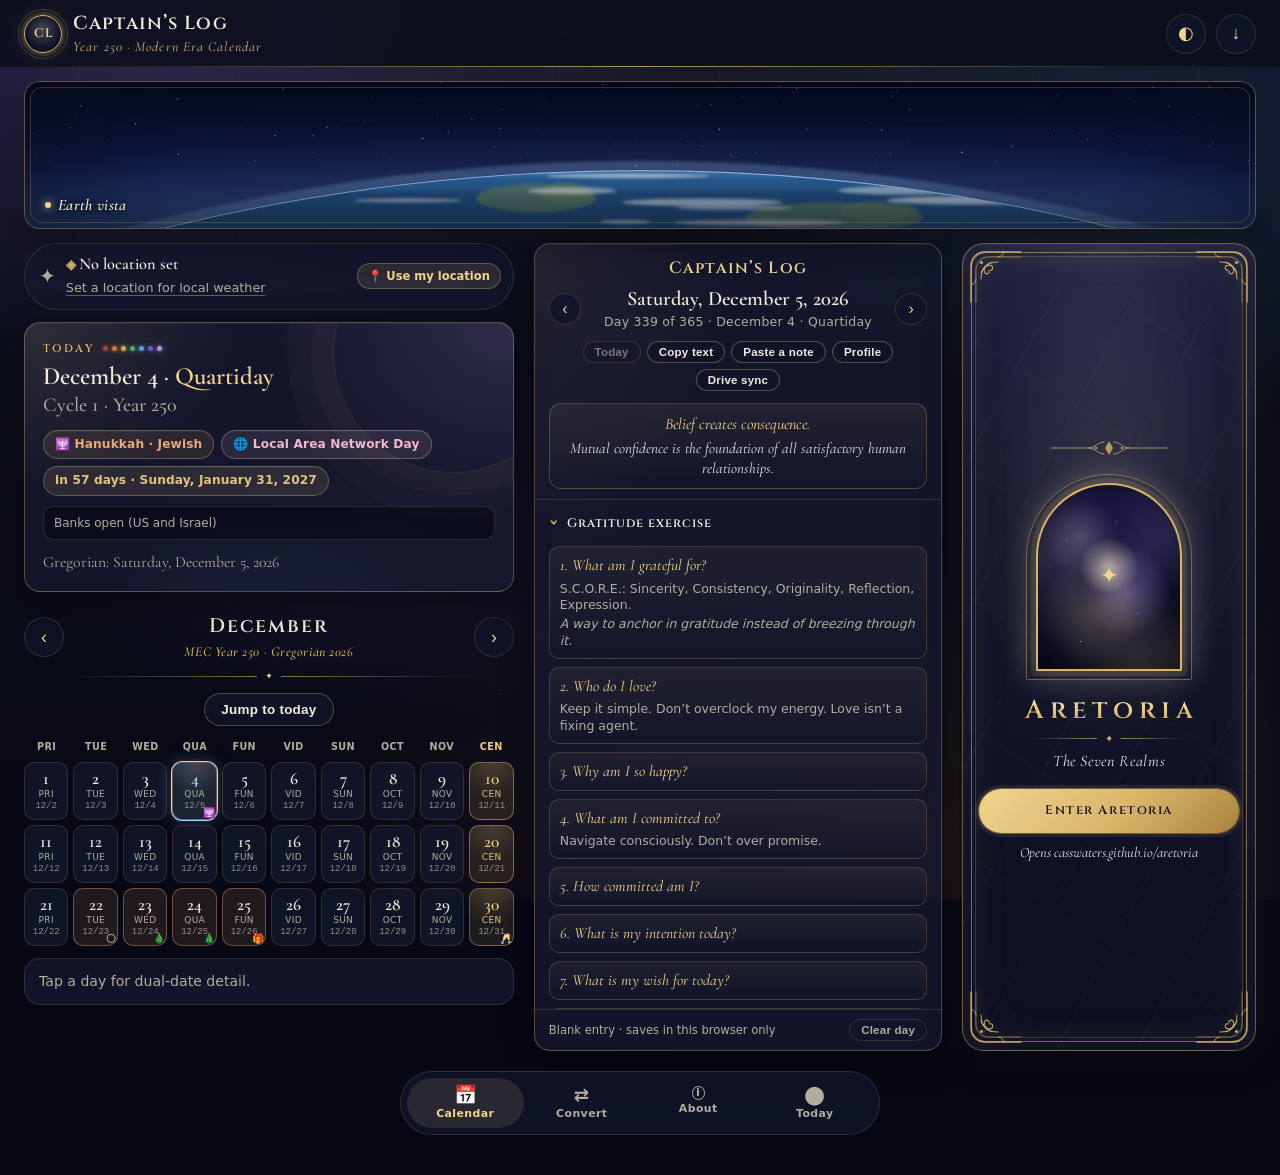
<file: index.html>
<!DOCTYPE html>
<html lang="en">
<head>
  <meta charset="utf-8" />
  <script>
    /* v38: Aretoria lives at its own site. Old in-app links (#aretoria, #realms, #portal/…, ?aretoria, ?realm=…) go there. */
    (function () {
      var h = location.hash, q = location.search;
      if (/^#!?\/?(aretoria|realms?|portal|axial|hall|creed)\b/i.test(h) || /[?&](aretoria|realms?|portal)(=|&|$)/i.test(q)) location.replace('https://casswaters.github.io/aretoria/');
    })();
  </script>
  <meta name="viewport" content="width=device-width, initial-scale=1, viewport-fit=cover" />
  <meta name="theme-color" content="#0b0d1a" />
  <meta name="description" content="Captain’s Log: a daily journal with the Modern Era Calendar, local sky weather, and a doorway to Aretoria." />
  <meta name="apple-mobile-web-app-capable" content="yes" />
  <meta name="apple-mobile-web-app-status-bar-style" content="black-translucent" />
  <meta name="apple-mobile-web-app-title" content="Captain’s Log" />
  <link rel="manifest" href="manifest.webmanifest" />
  <link rel="icon" href="icons/favicon.svg" type="image/svg+xml" />
  <link rel="icon" type="image/png" sizes="32x32" href="icons/favicon-32.png" />
  <link rel="icon" type="image/png" sizes="16x16" href="icons/favicon-16.png" />
  <link rel="icon" type="image/png" sizes="192x192" href="icons/icon-192.png" />
  <link rel="apple-touch-icon" sizes="180x180" href="icons/icon-192.png" />
  <link rel="shortcut icon" href="icons/favicon.ico" />
  <title>Captain’s Log</title>
  <link rel="preconnect" href="https://fonts.googleapis.com" />
  <link rel="preconnect" href="https://fonts.gstatic.com" crossorigin />
  <link rel="stylesheet" href="https://fonts.googleapis.com/css2?family=Cinzel:wght@500;600&family=Cormorant+Garamond:ital,wght@0,500;0,600;1,500&display=swap" />
  <link rel="stylesheet" href="styles.css?v=cl66" />
</head>
<body>
  <div class="app">
    <header class="topbar">
      <div class="brand">
        <div class="brand-mark" aria-hidden="true">CL</div>
        <div>
          <h1>Captain’s Log</h1>
          <div class="sub">Year <span id="header-year">·</span> · Modern Era Calendar</div>
        </div>
      </div>
      <button class="icon-btn" id="theme-toggle" type="button" title="Toggle theme" aria-label="Toggle theme">◐</button>
      <button class="icon-btn" id="install-btn" type="button" title="Install app" aria-label="Install" hidden>↓</button>
    </header>

    <!-- Calendar panel -->
    <section id="panel-calendar" class="panel active" data-panel="calendar">
      <!-- Ambient weather scene (scene.js) — decorative, driven by the local sky reading -->
      <div class="scene-band" id="scene-band" role="img" aria-label="Ambient weather scene"></div>
      <div class="tri">
      <!-- Column 1: Calendar (unchanged grid + data) -->
      <div class="tri-col tri-cal" aria-label="Calendar">
      <div class="sky-strip" id="sky-strip" role="status" aria-live="polite">
        <span class="sky-icon" id="sky-icon" aria-hidden="true">✦</span>
        <div class="sky-main">
          <span class="sky-place" id="sky-place"><span class="pin" aria-hidden="true">◈</span>Local sky</span>
          <span class="sky-cond" id="sky-cond">Reading the sky…</span>
          <span class="sky-hilo" id="sky-hilo"></span>
          <button class="sky-set" id="sky-set" type="button" hidden title="Open Profile to set a home location">Set a location for local weather</button>
        </div>
        <button class="sky-btn" id="sky-locate" type="button" hidden title="Use my current location for weather">📍 Use my location</button>
        <span class="sky-temp" id="sky-temp" hidden></span>
      </div>

      <div class="today-banner" id="today-banner">
        <div class="label">Today <span class="realm-dots" aria-hidden="true" title="Realms"><i></i><i></i><i></i><i></i><i></i><i></i><i></i></span></div>
        <div class="mec" id="today-mec">·</div>
        <div class="countdown" id="next-ren"></div>
        <div class="greg" id="today-greg">·</div>
      </div>

      <div class="month-nav">
        <button class="icon-btn" id="prev-month" type="button" aria-label="Previous month">‹</button>
        <div class="title">
          <span id="month-title">·</span>
          <span class="year" id="month-year">·</span>
        </div>
        <button class="icon-btn" id="next-month" type="button" aria-label="Next month">›</button>
      </div>
      <div class="thread-divider" aria-hidden="true">✦</div>

      <div class="year-jump">
        <button class="btn" id="jump-today" type="button">Jump to today</button>
      </div>

      <div class="cycle-legend" aria-hidden="true">
        <span>Pri</span><span>Tue</span><span>Wed</span><span>Qua</span><span>Fun</span>
        <span>Vid</span><span>Sun</span><span>Oct</span><span>Nov</span><span title="Centiday, the rest day">Cen</span>
      </div>

      <div class="month-grid" id="month-grid" role="grid" aria-label="MEC month"></div>

      <div class="holiday-chip-wrap" id="holiday-wrap" hidden></div>
      <div class="day-detail" id="day-detail">Tap a day for dual-date detail.</div>
      </div><!-- /tri-cal -->

      <!-- Column 2: Captain's Log (local daily journal) -->
      <aside class="tri-col tri-log" id="captains-log" aria-label="Captain's Log">
        <div class="log-card">
          <div class="log-head">
            <h2 class="log-owner" id="log-owner">Captain’s Log</h2>
            <div class="log-datebar">
              <button class="icon-btn sm" id="log-prev" type="button" aria-label="Previous day">‹</button>
              <div class="log-date">
                <div class="log-weekday" id="log-weekday">·</div>
                <div class="log-meta" id="log-meta">·</div>
              </div>
              <button class="icon-btn sm" id="log-next" type="button" aria-label="Next day">›</button>
            </div>
            <div class="log-actions">
              <button class="btn xs" id="log-today" type="button">Today</button>
              <button class="btn xs" id="log-copy" type="button" title="Copy this entry as plain text">Copy text</button>
              <button class="btn xs" id="log-paste-btn" type="button" aria-expanded="false" aria-controls="log-paste" title="Fill this day from a note you paste">Paste a note</button>
              <button class="btn xs" id="log-settings-btn" type="button" aria-expanded="false" aria-controls="log-settings">Profile</button>
            </div>
            <div class="log-settings" id="log-settings" hidden>
              <p class="log-settings-note">All optional, kept only in this browser. Blank fields use neutral defaults.</p>
              <div class="log-settings-grid">
                <label for="log-name">Name <span class="log-hint">shared with Aretoria</span></label>
                <input type="text" id="log-name" autocomplete="given-name" autocapitalize="words" spellcheck="false" />
                <label for="log-holding">Holding company <span class="log-hint">umbrella of your professional activities</span></label>
                <input type="text" id="log-holding" autocapitalize="words" />
                <label for="log-business">Main business <span class="log-hint">your main business activity under it</span></label>
                <input type="text" id="log-business" autocapitalize="words" />
                <label for="log-birthday">Birthday <span class="log-hint">life-day count</span></label>
                <input type="date" id="log-birthday" />
                <label for="log-home">Home location <span class="log-hint">for local weather</span></label>
                <div class="log-home-row">
                  <input type="text" id="log-home" placeholder="City, e.g. Denver" autocomplete="address-level2" enterkeyhint="done" spellcheck="false" />
                  <button class="btn xs" id="log-home-locate" type="button" title="Let this browser share your location for weather">Use my location</button>
                </div>
                <p class="log-home-status" id="log-home-status" role="status" aria-live="polite"></p>
                <label for="log-wake">Wake target</label>
                <input type="text" id="log-wake" />
                <label for="log-bed">Bed target</label>
                <input type="text" id="log-bed" />
                <label for="log-supplements">Daily checklist <span class="log-hint">one per line, up to 6</span></label>
                <textarea id="log-supplements" rows="3"></textarea>
              </div>
              <details class="log-words" id="log-words">
                <summary>Header beliefs and gratitude cues</summary>
                <p class="log-settings-note">Your own words for the two lines under the title and the cue under each gratitude question. First line is the cue; more lines show as notes under it. Empty a field to show nothing there.</p>
                <div class="log-settings-grid" id="log-words-grid"></div>
                <div class="log-settings-row"><button class="btn xs" id="log-words-reset" type="button">Restore original text</button></div>
              </details>
              <div class="log-settings-row"><button class="btn xs" id="log-profile-clear" type="button">Clear profile</button></div>
            </div>
            <div class="log-settings log-paste" id="log-paste" hidden>
              <p class="log-settings-note" id="log-paste-note">Paste a note for this day. Nothing is saved until you tap Save. It stays in this browser only.</p>
              <textarea id="log-paste-text" rows="6" autocomplete="off" placeholder="" aria-label="Pasted note" spellcheck="false"></textarea>
              <div class="log-settings-row">
                <button class="btn xs" id="log-paste-preview-btn" type="button">Preview</button>
                <button class="btn xs ghost" id="log-paste-cancel" type="button">Cancel</button>
              </div>
              <div class="log-paste-preview" id="log-paste-preview" role="status" aria-live="polite"></div>
              <div class="log-settings-row"><button class="btn xs" id="log-paste-save" type="button" hidden>Save</button></div>
            </div>
            <div class="log-beliefs" id="log-beliefs">
              <p id="log-belief-b1">Belief creates consequence.</p>
              <p id="log-belief-b2">Mutual confidence is the foundation of all satisfactory human relationships.</p>
            </div>
          </div>
          <form class="log-body" id="log-form" autocomplete="off" onsubmit="return false"></form>
          <div class="log-foot">
            <span id="log-status">Saved in this browser only</span>
            <button class="btn xs ghost" id="log-clear" type="button">Clear day</button>
          </div>
        </div>
      </aside>

      <!-- Column 3: Aretoria (its own site since v38; Captain's Log links to it instead of carrying a copy) -->
      <aside class="tri-col tri-portal" aria-label="Aretoria">
        <a class="portal-card portal-link" id="portal-card" href="https://casswaters.github.io/aretoria/">
          <span class="portal-frame" aria-hidden="true"><i class="pc tl"></i><i class="pc tr"></i><i class="pc bl"></i><i class="pc br"></i></span>
          <span class="portal-crest" aria-hidden="true"></span>
          <div class="portal-arch" aria-hidden="true">
            <div class="portal-nebula"></div>
            <div class="portal-core">✦</div>
          </div>
          <div class="portal-title">Aretoria</div>
          <div class="portal-rule" aria-hidden="true"><span>✦</span></div>
          <div class="portal-sub">The Seven Realms</div>
          <span class="btn primary portal-enter">Enter Aretoria</span>
          <span class="portal-note">Opens casswaters.github.io/aretoria</span>
        </a>
      </aside>
      </div><!-- /tri -->
    </section>

    <!-- Converter panel -->
    <section id="panel-convert" class="panel" data-panel="convert">
      <div class="converter">
        <div class="card">
          <h2>Gregorian → MEC</h2>
          <div class="field-row">
            <div class="field">
              <label for="g-y">Year</label>
              <input id="g-y" type="number" min="1776" max="9999" />
            </div>
            <div class="field">
              <label for="g-m">Month</label>
              <select id="g-m"></select>
            </div>
            <div class="field">
              <label for="g-d">Day</label>
              <input id="g-d" type="number" min="1" max="31" />
            </div>
          </div>
          <button class="btn primary" id="g-to-mec" type="button">Convert</button>
          <div class="result-box" id="g-result">·</div>
        </div>

        <div class="card">
          <h2>MEC → Gregorian</h2>
          <div class="field-row">
            <div class="field">
              <label for="m-y">Greg. year</label>
              <input id="m-y" type="number" min="1776" max="9999" title="Gregorian year (MEC year = this − 1776)" />
            </div>
            <div class="field">
              <label for="m-m">Month</label>
              <select id="m-m"></select>
            </div>
            <div class="field">
              <label for="m-d">Day (1–30, or 31 = Renaissance)</label>
              <input id="m-d" type="number" min="1" max="31" />
            </div>
          </div>
          <button class="btn primary" id="m-to-g" type="button">Convert</button>
          <div class="result-box" id="m-result">·</div>
        </div>
      </div>
    </section>

    <!-- About panel -->
    <section id="panel-about" class="panel" data-panel="about">
      <div class="about">
        <div class="card">
          <h2>About Captain’s Log</h2>
          <p>
            <strong>Captain’s Log</strong> is a personal daily companion: a journal for the day,
            the <strong>Modern Era Calendar</strong> as a dating tool, local sky weather, and a doorway to
            <a href="https://casswaters.github.io/aretoria/" style="color:var(--gold)">Aretoria</a>, which lives at its own site.
            Nothing here syncs to Apple Notes or another device. Entries stay in this browser;
            use “Copy text” to paste elsewhere.
          </p>
          <p>
            The Modern Era Calendar is a <strong>designed civil calendar</strong>.
            It is not nationally adopted. It keeps the Gregorian year length and leap rule,
            replaces uneven months with twelve months of thirty days, replaces the seven-day
            week with a ten-day cycle, and parks leftover days as named Renaissance Days.
          </p>
          <div class="epoch">Epoch: July 4, 1776 = Primaday, July 1, Year 1</div>
          <p style="margin-top:10px">
            For app display, Gregorian year Y maps to MEC Year (Y − 1776).
            January 1 of each Gregorian year aligns with January 1, Primaday of that MEC year.
            Day-to-day conversion uses the Section 5 slot algorithm, never a fixed lag.
          </p>
        </div>
        <div class="card">
          <h2>Structure</h2>
          <ul>
            <li><strong>12 months</strong> of exactly 30 regular days each</li>
            <li><strong>3 cycles</strong> of 10 days per month (Cycle 1: 1–10, Cycle 2: 11–20, Cycle 3: 21–30)</li>
            <li><strong>Day names:</strong> Primaday, Tuesday, Wednesday, Quartiday, Funfday, Viday, Sunday, Octiday, Noviday, Centiday (rest day)</li>
            <li><strong>Centiday</strong> is the rest day: the 10th day of every cycle (days 10, 20, and 30 of each month)</li>
            <li><strong>Common year:</strong> 360 + 5 Renaissance Days = 365</li>
            <li><strong>Leap year:</strong> + Hermes Trismegistus Day after October = 366</li>
          </ul>
        </div>
        <div class="card">
          <h2>Renaissance Days</h2>
          <ul>
            <li>Local Area Network Day (after January)</li>
            <li>Global Society Day (after March)</li>
            <li>Nature Harmony Day (after May)</li>
            <li>Tesla Day (after July)</li>
            <li>Theology Day (after August)</li>
            <li>Hermes Trismegistus Day (after October, leap years only)</li>
          </ul>
        </div>
        <div class="card">
          <h2>Holiday markers</h2>
          <p>
            Amber chips mark major bank holidays and widely observed festivals on the
            underlying Gregorian date (US, UK/Commonwealth, Canada, Mexico, Christian,
            Jewish, Islamic Eids, plus Chinese New Year and Diwali where a lookup covers the year).
            Rose chips are MEC Renaissance Days, and gold marks Centiday, the rest day. Each amber chip names its origin (Jewish, Christian, US civil, UK bank, and so on). Jewish dates are computed from the Hebrew
            calendar and mark the first full day (observance starts the evening before);
            they follow the Israeli one-day festival calendar used by the Tel Aviv Stock
            Exchange. Eid dates come from a fixed Saudi Umm al-Qura table for 2024–2037 only
            (no Eid markers outside that range); local moon sighting can shift a day.
          </p>
          <p>
            When a Gregorian holiday is selected (day detail, converter, or Today),
            MEC shows a short <strong>bank status</strong>: open or closed, and which
            areas are affected (e.g. “Banks closed in the US and UK”). Early-close days
            note that as well.
          </p>
          <ul>
            <li><strong>Fixed / civil:</strong> New Year’s, Epiphany, MLK, Valentine’s, Presidents’, Women’s Day, St Patrick’s, Earth Day, Cinco de Mayo, Mother’s/Father’s, Juneteenth, Canada Day, US Independence, Mexican Independence, Columbus Day, UN Day, Halloween, Día de los Muertos, Veterans/Remembrance, US Thanksgiving, Christmas Eve/Day, Boxing Day/Kwanzaa, NYE</li>
            <li><strong>Bank-style:</strong> Good Friday, Easter Monday, Early May / Spring / Summer Bank Holidays, Victoria Day, Canadian Thanksgiving</li>
            <li><strong>Christian (from Easter):</strong> Ash Wednesday, Easter, Ascension, Pentecost</li>
            <li><strong>Jewish (Hebrew calendar):</strong> Purim, Erev Passover, Passover (1st and 7th days), Shavuot, Tisha B’Av, Erev Rosh Hashanah, Rosh Hashanah (Days 1–2), Erev Yom Kippur, Yom Kippur, Sukkot, Shemini Atzeret / Simchat Torah, Hanukkah (US and Israeli banks open)</li>
            <li><strong>Islamic (Umm al-Qura table, 2024–2037):</strong> Eid al-Fitr, Eid al-Adha</li>
            <li><strong>Lookups (about 2024 to 2037):</strong> Chinese New Year, Diwali</li>
          </ul>
        </div>
        <div class="card">
          <h2>Local sky</h2>
          <p>
            The strip above Today shows the place, current conditions and temperature (°F) from
            <a href="https://open-meteo.com/" target="_blank" rel="noopener" style="color:var(--gold)">Open-Meteo</a>
            (free, no key). There is no built-in place: tap “Use my location” to let your browser share
            your position (the weather then follows you), or set a <strong>Home location</strong> in Profile.
            Your coordinates stay in this browser and are only sent to the weather and place-name lookups; a typed
            home location is looked up with Open-Meteo’s place search. With no location set or shared, no weather is
            shown. If you deny permission, your home location is used; offline, the last reading is shown.
          </p>
          <p>
            The soft landscape band at the top of the Calendar view is painted from that same reading, with no
            extra lookups. Red-rock desert country gets mesas, golden grass, dust and heat
            shimmer; elsewhere a meadow with seasonal trees. Clouds, rain, snow, fog and storms follow the
            current conditions, and the sun, golden hour and night follow the sun’s actual position. Before the
            first reading it shows a gentle seasonal scene for your place. With no location at all it shows an
            <strong>earth vista</strong>: Earth seen from orbit, softly lit, with no time of day, season or weather
            until you share or set a location. If your device asks for
            reduced motion, the scene is a still picture.
          </p>
        </div>
        <div class="card">
          <h2>Captain’s Log &amp; Aretoria</h2>
          <p>
            On wide screens the Calendar view shows three columns: the calendar, a blank
            Captain’s Log for the day, and the doorway to Aretoria. On phones they stack in that order.
            Log entries are saved only in this browser (one entry per Gregorian date). They are not synced
            to Apple Notes or any other device; use “Copy text” to paste an entry elsewhere.
          </p>
          <p>
            <strong>Profile</strong> (in the log) holds your name, your holding company and the main business under it, birthday, home location, wake and bed
            targets, a daily checklist (supplements or anything else), and your own wording for the header beliefs and gratitude cues, all
            optional and kept only in this browser; blank fields use neutral defaults. Your name is shared with
            Aretoria on this device.
          </p>
          <p>
            <strong>Daily Tracker</strong> is the day’s overview: wake, sleep, career, life journal and notes,
            communication, social, care, and inputs and outputs. A row ticks itself when that part of the log has
            entries for the day, you can tick it by hand, and tapping a row opens its entries right there.
          </p>
          <p>
            <strong>Enter Aretoria</strong> opens the Aretoria site,
            <a href="https://casswaters.github.io/aretoria/" style="color:var(--gold)">casswaters.github.io/aretoria</a>,
            where the realms, Guardians, virtue advisors, Hall of Virtues and Creed live. Realm reflections you
            saved here before stay in this browser, and Aretoria reads the same ones.
          </p>
        </div>
        <div class="card">
          <h2>Install</h2>
          <p>
            This app is an installable PWA. Use your browser’s “Add to Home Screen” or the
            install button in the header when available. Offline caching is provided by a service worker.
          </p>
        </div>
      </div>
    </section>

    <nav class="tabs" role="tablist">
      <button class="tab active" data-tab="calendar" type="button"><span class="ti">📅</span>Calendar</button>
      <button class="tab" data-tab="convert" type="button"><span class="ti">⇄</span>Convert</button>
      <button class="tab" data-tab="about" type="button"><span class="ti ti-info" aria-hidden="true"></span>About</button>
      <button class="tab" data-tab="today" type="button" id="tab-today"><span class="ti">⬤</span>Today</button>
    </nav>
  </div>
  <script type="module" src="app.js?v=cl66"></script>
  <script type="module" src="captains-log.js?v=cl66"></script>
  <script type="module" src="scene.js?v=cl66"></script>
</body>
</html>
</file>
<file: styles.css>
/* Captain’s Log — Aretoria Almanac theme
   Ivory / gold / pearl on a dark indigo void, with soft nebula + temple light. */
:root {
  --bg: #0b0d1a;            /* indigo void */
  --bg-deep: #070814;
  --bg-elev: #12152a;
  --bg-card: rgba(22, 25, 48, 0.78);
  --bg-card-solid: #161930;
  --border: rgba(214, 184, 120, 0.16);
  --border-strong: rgba(214, 184, 120, 0.34);
  --text: #f3ecdc;          /* ivory */
  --text-muted: #b3ad9f;
  --pearl: #e9e4f2;
  --gold: #d9b56a;
  --gold-bright: #f1d58e;
  --gold-deep: #a9823c;
  --accent: #e2c27c;        /* gold accent */
  --accent-2: #b9a6e8;      /* lavender pearl */
  --accent-soft: rgba(226, 194, 124, 0.12);
  --today: #a9dcff;         /* moon-pearl blue */
  --today-bg: rgba(169, 220, 255, 0.13);
  --centiday: #f0cd78;      /* rest-day gold */
  --centiday-bg: rgba(240, 205, 120, 0.10);
  --holiday: #f2b8cf;       /* Renaissance: rose-pearl */
  --holiday-bg: rgba(242, 184, 207, 0.10);
  --ghol: #eba878;          /* Gregorian holidays: warm amber-copper */
  --ghol-bg: rgba(235, 168, 120, 0.11);
  --success: #8fd8b0;
  --danger: #f29a9a;
  --radius: 16px;
  --shadow: 0 10px 34px rgba(0, 0, 0, 0.45), inset 0 1px 0 rgba(255, 240, 210, 0.04);
  --font: "Segoe UI", system-ui, -apple-system, "Helvetica Neue", sans-serif;
  --serif: "Cormorant Garamond", "Iowan Old Style", "Palatino Linotype", Palatino, "Book Antiqua", Georgia, serif;
  --display: "Cinzel", "Trajan Pro", "Cormorant Garamond", "Palatino Linotype", Georgia, serif;
  --mono: ui-monospace, "SF Mono", Menlo, Consolas, monospace;
  --thread: linear-gradient(90deg, transparent, rgba(217,181,106,.15) 12%, var(--gold) 50%, rgba(217,181,106,.15) 88%, transparent);
  /* Realm colours — used only as tiny dots */
  --realm-root: #c8463d;
  --realm-sacral: #e8893a;
  --realm-solar: #ecc94b;
  --realm-heart: #5fbf7f;
  --realm-throat: #62b5e5;
  --realm-eye: #6a6fd8;
  --realm-crown: #c9a7f0;
  color-scheme: dark;
}

/* Dawn / pearl light variant */
[data-theme="light"] {
  --bg: #f5f0e4;
  --bg-deep: #ece4d2;
  --bg-elev: #fffaf0;
  --bg-card: rgba(255, 251, 242, 0.86);
  --bg-card-solid: #fffbf2;
  --border: rgba(150, 115, 50, 0.20);
  --border-strong: rgba(150, 115, 50, 0.40);
  --text: #2a2338;
  --text-muted: #6d6476;
  --pearl: #3b3350;
  --gold: #a87b2a;
  --gold-bright: #8d6416;
  --gold-deep: #7a5512;
  --accent: #9a6d1c;
  --accent-2: #6d5aa8;
  --accent-soft: rgba(154, 109, 28, 0.10);
  --today: #2f6fa8;
  --today-bg: rgba(47, 111, 168, 0.10);
  --centiday: #9a6a10;
  --centiday-bg: rgba(200, 150, 40, 0.12);
  --holiday: #b04677;
  --holiday-bg: rgba(176, 70, 119, 0.08);
  --ghol: #b55a1e;
  --ghol-bg: rgba(181, 90, 30, 0.08);
  --shadow: 0 8px 28px rgba(80, 60, 20, 0.10), inset 0 1px 0 rgba(255,255,255,.6);
  color-scheme: light;
}

*, *::before, *::after { box-sizing: border-box; }
html { -webkit-text-size-adjust: 100%; background: var(--bg-deep); }
body {
  margin: 0;
  font-family: var(--font);
  color: var(--text);
  line-height: 1.45;
  min-height: 100dvh;
  background:
    radial-gradient(60% 45% at 12% 8%, rgba(98, 76, 170, 0.30), transparent 70%),
    radial-gradient(55% 40% at 92% 18%, rgba(40, 92, 150, 0.22), transparent 70%),
    radial-gradient(70% 50% at 70% 95%, rgba(150, 90, 60, 0.14), transparent 70%),
    radial-gradient(40% 30% at 30% 60%, rgba(120, 100, 190, 0.10), transparent 70%),
    linear-gradient(180deg, #0d1022 0%, var(--bg) 45%, var(--bg-deep) 100%);
  background-attachment: fixed;
  position: relative;
}
/* Starfield + faint temple columns — pure CSS, very light */
body::before, body::after {
  content: "";
  position: fixed; inset: 0;
  pointer-events: none;
  z-index: 0;
}
body::before {
  background-image:
    radial-gradient(1px 1px at 20px 30px, rgba(255,245,220,.55), transparent 60%),
    radial-gradient(1px 1px at 120px 80px, rgba(255,255,255,.35), transparent 60%),
    radial-gradient(1.5px 1.5px at 210px 150px, rgba(241,213,142,.5), transparent 60%),
    radial-gradient(1px 1px at 60px 190px, rgba(220,230,255,.4), transparent 60%),
    radial-gradient(1px 1px at 170px 230px, rgba(255,255,255,.3), transparent 60%),
    radial-gradient(1.2px 1.2px at 260px 40px, rgba(233,228,242,.45), transparent 60%);
  background-size: 290px 270px;
  opacity: .55;
}
body::after {
  /* soft marble-cloud veil + far-off colonnade light */
  background:
    repeating-linear-gradient(90deg, transparent 0 78px, rgba(241,213,142,.018) 78px 80px, transparent 80px 160px),
    radial-gradient(120% 60% at 50% 0%, rgba(255, 236, 190, 0.06), transparent 60%);
  mask-image: linear-gradient(180deg, #000 0%, transparent 55%);
  -webkit-mask-image: linear-gradient(180deg, #000 0%, transparent 55%);
}
[data-theme="light"] body {
  background:
    radial-gradient(60% 45% at 10% 5%, rgba(214, 190, 240, 0.45), transparent 70%),
    radial-gradient(55% 40% at 95% 15%, rgba(190, 220, 245, 0.45), transparent 70%),
    radial-gradient(70% 50% at 70% 100%, rgba(240, 210, 160, 0.35), transparent 70%),
    linear-gradient(180deg, #faf6ec 0%, var(--bg) 60%, var(--bg-deep) 100%);
  background-attachment: fixed;
}
[data-theme="light"] body::before { opacity: 0; }
[data-theme="light"] body::after { opacity: .6; }

.app {
  position: relative;
  z-index: 1;
  max-width: 920px;
  margin: 0 auto;
  padding: 0 14px 96px;
}

/* Header */
.topbar {
  position: sticky;
  top: 0;
  z-index: 40;
  backdrop-filter: blur(14px);
  -webkit-backdrop-filter: blur(14px);
  background: color-mix(in srgb, var(--bg) 80%, transparent);
  margin: 0 -14px;
  padding: 10px 14px calc(10px);
  padding-top: max(10px, env(safe-area-inset-top));
  display: flex;
  align-items: center;
  gap: 10px;
}
.topbar::after { /* golden thread */
  content: "";
  position: absolute; left: 0; right: 0; bottom: 0; height: 1px;
  background: var(--thread);
  opacity: .8;
}
.brand {
  display: flex;
  align-items: center;
  gap: 11px;
  flex: 1;
  min-width: 0;
}
.brand-mark {
  width: 38px; height: 38px;
  border-radius: 50%;
  background:
    radial-gradient(circle at 50% 38%, rgba(255,240,205,.22), transparent 62%),
    radial-gradient(circle, var(--bg-elev) 58%, transparent 60%);
  border: 1px solid var(--gold);
  box-shadow: 0 0 0 3px color-mix(in srgb, var(--gold) 14%, transparent), 0 0 18px rgba(217,181,106,.25);
  display: grid; place-items: center;
  font-family: var(--display);
  font-weight: 600; font-size: 12.5px; letter-spacing: .04em;
  color: var(--gold-bright);
  flex-shrink: 0;
  position: relative;
}
.brand-mark::after { /* mandorla ring */
  content: ""; position: absolute; inset: -7px;
  border-radius: 50%;
  border: 1px solid color-mix(in srgb, var(--gold) 22%, transparent);
}
.brand h1 {
  margin: 0;
  font-family: var(--display);
  font-size: 1.02rem; font-weight: 600; letter-spacing: 0.06em;
  color: var(--text);
  white-space: nowrap; overflow: hidden; text-overflow: ellipsis;
}
.brand .sub {
  font-family: var(--serif);
  font-size: 0.86rem; color: var(--gold); margin-top: 0;
  letter-spacing: 0.08em; font-style: italic;
}
.icon-btn {
  appearance: none; border: 1px solid var(--border);
  background: color-mix(in srgb, var(--bg-elev) 80%, transparent);
  color: var(--gold-bright);
  width: 40px; height: 40px; border-radius: 50%;
  display: grid; place-items: center; cursor: pointer;
  font-size: 1.1rem;
  transition: background .15s, border-color .15s, transform .1s, box-shadow .15s;
}
.icon-btn:hover { border-color: var(--gold); background: var(--accent-soft); box-shadow: 0 0 14px rgba(217,181,106,.2); }
.icon-btn:active { transform: scale(0.96); }

/* Location + weather strip */
.sky-strip {
  margin-top: 14px;
  display: flex; align-items: center; gap: 10px;
  padding: 9px 12px 9px 14px;
  border-radius: 999px;
  background: color-mix(in srgb, var(--bg-card-solid) 70%, transparent);
  border: 1px solid var(--border);
  font-size: 0.84rem;
  color: var(--text-muted);
  min-height: 44px;
}
.sky-strip .sky-icon { font-size: 1.25rem; line-height: 1; flex-shrink: 0; }
.sky-strip .sky-main { flex: 1; min-width: 0; display: flex; flex-wrap: wrap; align-items: baseline; column-gap: 8px; row-gap: 0; }
.sky-strip .sky-place {
  font-family: var(--serif); font-size: 1.02rem; font-weight: 600; color: var(--text);
  white-space: nowrap; overflow: hidden; text-overflow: ellipsis; max-width: 100%;
}
.sky-strip .sky-place .pin { color: var(--gold); font-size: .8em; margin-right: 3px; }
.sky-strip .sky-cond { white-space: nowrap; }
/* v54: on phones the condition may wrap and the location button sits on its own line, never over the weather text */
@media (max-width: 560px) {
  .sky-strip { flex-wrap: wrap; border-radius: 22px; }
  .sky-strip .sky-cond { white-space: normal; }
  .sky-btn { order: 3; margin-left: auto; }
}
.sky-strip .sky-hilo { white-space: nowrap; font-size: .78rem; opacity: .85; }
.sky-strip .sky-temp {
  font-family: var(--serif); font-size: 1.45rem; font-weight: 600; color: var(--gold-bright);
  line-height: 1; flex-shrink: 0; letter-spacing: -0.01em;
}
.sky-strip .sky-note { font-size: .72rem; opacity: .8; width: 100%; }
.sky-btn {
  appearance: none; cursor: pointer; flex-shrink: 0;
  border: 1px solid var(--border-strong); background: var(--accent-soft);
  color: var(--gold-bright); border-radius: 999px;
  padding: 5px 10px; font-size: .72rem; font-weight: 600; font-family: inherit;
}
.sky-btn:hover { border-color: var(--gold); }
.sky-btn[hidden] { display: none; }
/* v42: no place set, a gentle prompt instead of weather numbers */
.sky-set {
  appearance: none; cursor: pointer; border: 0; background: none; padding: 2px 0; font: inherit;
  font-size: .8rem; color: var(--text-muted); text-decoration: underline; text-decoration-color: color-mix(in srgb, var(--gold) 45%, transparent);
  text-underline-offset: 3px; text-align: left;
}
.sky-set:hover { color: var(--gold-bright); }
.sky-set[hidden], .sky-strip .sky-cond[hidden], .sky-strip .sky-temp[hidden] { display: none; }

/* Today banner */
.today-banner {
  margin-top: 12px;
  padding: 18px 18px 16px;
  border-radius: var(--radius);
  position: relative;
  overflow: hidden;
  background:
    radial-gradient(90% 120% at 100% 0%, rgba(185,166,232,.16), transparent 55%),
    radial-gradient(80% 110% at 0% 0%, rgba(241,213,142,.12), transparent 55%),
    radial-gradient(60% 80% at 50% 120%, rgba(98,181,229,.08), transparent 60%),
    var(--bg-card);
  border: 1px solid var(--border-strong);
  box-shadow: var(--shadow);
}
.today-banner::before { /* faint arch / mandorla */
  content: "";
  position: absolute; right: -60px; top: -90px;
  width: 240px; height: 240px; border-radius: 50%;
  border: 1px solid rgba(241,213,142,.10);
  box-shadow: 0 0 0 22px rgba(241,213,142,.025), 0 0 0 46px rgba(241,213,142,.018);
  pointer-events: none;
}
.today-banner > * { position: relative; }
.today-banner .label {
  font-family: var(--display);
  font-size: 0.68rem; text-transform: uppercase; letter-spacing: .22em;
  color: var(--gold); font-weight: 600; margin-bottom: 6px;
  display: flex; align-items: center; gap: 8px;
}
.realm-dots { display: inline-flex; gap: 4px; align-items: center; }
.realm-dots i {
  display: block; width: 5px; height: 5px; border-radius: 50%;
  box-shadow: 0 0 5px currentColor; opacity: .85;
}
.realm-dots i:nth-child(1) { background: var(--realm-root); color: var(--realm-root); }
.realm-dots i:nth-child(2) { background: var(--realm-sacral); color: var(--realm-sacral); }
.realm-dots i:nth-child(3) { background: var(--realm-solar); color: var(--realm-solar); }
.realm-dots i:nth-child(4) { background: var(--realm-heart); color: var(--realm-heart); }
.realm-dots i:nth-child(5) { background: var(--realm-throat); color: var(--realm-throat); }
.realm-dots i:nth-child(6) { background: var(--realm-eye); color: var(--realm-eye); }
.realm-dots i:nth-child(7) { background: var(--realm-crown); color: var(--realm-crown); }
.today-banner .greg {
  font-size: 0.88rem; color: var(--text-muted); margin-top: 12px;
  font-family: var(--serif); font-size: 0.98rem;
}
.today-banner .mec {
  font-family: var(--serif);
  font-size: 1.6rem; font-weight: 600; letter-spacing: 0;
  line-height: 1.2;
  display: flex; flex-direction: column; gap: 2px;
  color: var(--text);
}
.today-banner .mec .mec-line1 { display: block; }
.today-banner .mec .mec-line2 {
  display: block;
  font-size: 0.8em; font-weight: 500;
  color: var(--text-muted); letter-spacing: 0;
}
.today-banner .mec span.accent { color: var(--gold-bright); }

.countdown {
  margin-top: 12px;
  display: flex; flex-wrap: wrap; gap: 7px; align-items: center;
}
.chip {
  display: inline-flex; align-items: center; gap: 6px;
  padding: 5px 11px; border-radius: 999px;
  font-size: 0.76rem; font-weight: 600; letter-spacing: .01em;
  background: var(--holiday-bg); color: var(--holiday);
  border: 1px solid color-mix(in srgb, var(--holiday) 32%, transparent);
  box-shadow: inset 0 1px 0 rgba(255,255,255,.04);
}
.chip.neutral {
  background: var(--accent-soft); color: var(--accent);
  border-color: color-mix(in srgb, var(--accent) 32%, transparent);
}
.chip.rest {
  background: var(--centiday-bg); color: var(--centiday);
  border-color: color-mix(in srgb, var(--centiday) 40%, transparent);
}
.chip.ghol {
  background: var(--ghol-bg); color: var(--ghol);
  border-color: color-mix(in srgb, var(--ghol) 34%, transparent);
}

/* Nav / month controls */
.month-nav {
  margin-top: 20px;
  display: flex; align-items: center; gap: 8px;
}
.month-nav .title {
  flex: 1; text-align: center;
  font-family: var(--display);
  font-size: 1.22rem; font-weight: 600; letter-spacing: 0.1em;
  color: var(--text);
}
.month-nav .title .year {
  display: block;
  font-family: var(--serif);
  font-size: 0.86rem; font-weight: 500; font-style: italic; letter-spacing: .04em;
  color: var(--gold); margin-top: 2px;
}
.thread-divider {
  display: flex; align-items: center; gap: 8px;
  margin: 10px 8% 0;
  color: var(--gold-bright); font-size: 9px; line-height: 1;
}
.thread-divider::before, .thread-divider::after {
  content: ""; flex: 1; height: 1px; opacity: .6;
}
.thread-divider::before { background: linear-gradient(90deg, transparent, var(--gold)); }
.thread-divider::after { background: linear-gradient(90deg, var(--gold), transparent); }
.thread-divider .realm-dots i { width: 4px; height: 4px; }
.btn {
  appearance: none; border: 1px solid var(--border-strong);
  background: color-mix(in srgb, var(--bg-elev) 80%, transparent); color: var(--text);
  padding: 8px 16px; border-radius: 999px;
  font-size: 0.84rem; font-weight: 600; cursor: pointer; letter-spacing: .02em;
  transition: background .15s, border-color .15s, box-shadow .15s;
}
.btn:hover { border-color: var(--gold); background: var(--accent-soft); box-shadow: 0 0 14px rgba(217,181,106,.15); }
.btn.primary {
  background: linear-gradient(135deg, var(--gold-bright), var(--gold) 55%, var(--gold-deep));
  border: none; color: #1b1426;
}
[data-theme="light"] .btn.primary { color: #fffaf0; }
.btn.primary:hover { filter: brightness(1.06); }

/* Cycle legend */
.cycle-legend {
  display: grid;
  grid-template-columns: repeat(10, 1fr);
  gap: 4px;
  margin: 14px 0 8px;
  font-size: 0.6rem;
  color: var(--text-muted);
  text-align: center;
  font-weight: 600;
  text-transform: uppercase;
  letter-spacing: 0.08em;
}
.cycle-legend span:nth-child(10) { color: var(--centiday); }

/* Month grid — 3 rows × 10 */
.month-grid {
  display: grid;
  grid-template-columns: repeat(10, 1fr);
  gap: 5px;
}
.day-cell {
  aspect-ratio: 1 / 1.15;
  min-height: 0;
  border-radius: 10px;
  background: color-mix(in srgb, var(--bg-card-solid) 72%, transparent);
  border: 1px solid var(--border);
  color: var(--text);
  font-family: inherit;
  padding: 4px 3px;
  display: flex; flex-direction: column;
  align-items: center; justify-content: center;
  gap: 1px;
  cursor: pointer;
  transition: border-color .15s, background .15s, box-shadow .15s;
  position: relative;
}
.day-cell:hover { border-color: var(--border-strong); box-shadow: 0 0 12px rgba(217,181,106,.12); }
.day-cell:focus-visible { outline: 2px solid var(--gold); outline-offset: 1px; }
.day-cell.selected { border-color: var(--gold); box-shadow: 0 0 0 1px var(--gold) inset; }
.day-cell .mec-d {
  font-family: var(--serif);
  font-size: clamp(0.9rem, 3vw, 1.2rem);
  font-weight: 600; line-height: 1;
}
.day-cell .name {
  font-size: clamp(0.45rem, 1.4vw, 0.58rem);
  color: var(--text-muted);
  text-transform: uppercase;
  letter-spacing: 0.04em;
  white-space: nowrap;
  overflow: hidden;
  max-width: 100%;
}
.day-cell .greg {
  font-size: clamp(0.45rem, 1.35vw, 0.58rem);
  color: var(--text-muted);
  opacity: 0.8;
  font-family: var(--mono);
}
.day-cell.centiday {
  background:
    radial-gradient(120% 90% at 50% 0%, rgba(241,213,142,.16), transparent 70%),
    var(--centiday-bg);
  border-color: color-mix(in srgb, var(--centiday) 42%, transparent);
}
.day-cell.centiday .mec-d { color: var(--centiday); }
.day-cell.centiday .name { color: color-mix(in srgb, var(--centiday) 75%, var(--text-muted)); }
.day-cell.today {
  background:
    radial-gradient(100% 80% at 50% 0%, rgba(233,228,242,.18), transparent 70%),
    var(--today-bg);
  border-color: var(--today);
  box-shadow: 0 0 0 1px var(--today), 0 0 16px rgba(169,220,255,.25);
}
.day-cell.today .mec-d { color: var(--today); }
.day-cell.has-ghol {
  border-color: color-mix(in srgb, var(--ghol) 40%, transparent);
}
.day-cell.has-ghol:not(.today):not(.centiday) {
  background: var(--ghol-bg);
}
.day-cell .ghol-mark {
  position: absolute;
  bottom: 2px; right: 2px;
  font-size: clamp(0.5rem, 1.6vw, 0.72rem);
  line-height: 1;
  pointer-events: none;
}

.cycle-row-label {
  display: none;
}

.holiday-chip-wrap {
  margin-top: 12px;
}
.holiday-chip {
  display: flex; align-items: flex-start; gap: 12px;
  padding: 14px 16px;
  border-radius: var(--radius);
  background:
    radial-gradient(90% 120% at 0% 0%, rgba(242,184,207,.12), transparent 60%),
    var(--bg-card);
  border: 1px solid color-mix(in srgb, var(--holiday) 34%, transparent);
}
.holiday-chip .icon {
  font-size: 1.5rem; line-height: 1;
}
.holiday-chip .h-title {
  font-family: var(--serif);
  font-weight: 600; font-size: 1.12rem; color: var(--holiday);
}
.holiday-chip .h-meta {
  font-size: 0.78rem; color: var(--text-muted); margin-top: 2px;
}

/* Panels / tabs */
.tabs {
  position: fixed; bottom: 0; left: 0; right: 0; z-index: 50;
  display: grid; grid-template-columns: repeat(4, 1fr);
  gap: 0;
  background: color-mix(in srgb, var(--bg-elev) 88%, transparent);
  backdrop-filter: blur(14px);
  -webkit-backdrop-filter: blur(14px);
  border-top: 1px solid var(--border);
  padding: 6px 8px calc(6px + env(safe-area-inset-bottom));
  max-width: 920px; margin: 0 auto;
}
.tabs::before {
  content: ""; position: absolute; left: 0; right: 0; top: -1px; height: 1px;
  background: var(--thread); opacity: .55;
}
.tab {
  appearance: none; border: none; background: transparent;
  color: var(--text-muted); padding: 8px 4px;
  font-size: 0.68rem; font-weight: 600; letter-spacing: .04em;
  font-family: inherit;
  display: flex; flex-direction: column; align-items: center; gap: 2px;
  cursor: pointer; border-radius: 12px;
}
.tab .ti { font-size: 1.15rem; line-height: 1; }
.tab .ti-info {
  width: 1.2em; height: 1.2em;
  border: 1.5px solid currentColor;
  border-radius: 50%;
  display: inline-flex; align-items: center; justify-content: center;
  font-size: 0.7rem; font-weight: 700; font-family: var(--font);
  line-height: 1; box-sizing: border-box;
}
.tab .ti-info::before { content: "i"; transform: translateY(-0.02em); }
.tab.active { color: var(--gold-bright); background: var(--accent-soft); }

.panel { display: none; }
.panel.active { display: block; }

/* Converter */
.converter {
  margin-top: 16px;
  display: grid; gap: 14px;
}
.card {
  background: var(--bg-card);
  border: 1px solid var(--border);
  border-radius: var(--radius);
  padding: 16px;
  box-shadow: var(--shadow);
  backdrop-filter: blur(6px);
  -webkit-backdrop-filter: blur(6px);
}
.card h2 {
  margin: 0 0 12px;
  font-family: var(--display);
  font-size: 0.95rem; font-weight: 600; letter-spacing: .1em;
  color: var(--gold-bright);
}
.field {
  display: grid; gap: 4px; margin-bottom: 10px;
}
.field label {
  font-size: 0.7rem; font-weight: 600; color: var(--text-muted);
  text-transform: uppercase; letter-spacing: .08em;
}
.field input, .field select {
  appearance: none;
  width: 100%;
  padding: 10px 12px;
  border-radius: 10px;
  border: 1px solid var(--border-strong);
  background: color-mix(in srgb, var(--bg-deep) 70%, transparent);
  color: var(--text);
  font-size: 0.95rem;
  font-family: inherit;
}
.field input:focus, .field select:focus { outline: none; border-color: var(--gold); box-shadow: 0 0 0 3px var(--accent-soft); }
.field-row {
  display: grid;
  grid-template-columns: repeat(3, 1fr);
  gap: 8px;
}
.result-box {
  margin-top: 10px;
  padding: 12px;
  border-radius: 12px;
  background: var(--accent-soft);
  border: 1px solid color-mix(in srgb, var(--accent) 28%, transparent);
  font-size: 0.92rem;
  min-height: 48px;
}
.result-box strong { color: var(--gold-bright); }

/* About */
.about {
  margin-top: 16px;
  display: grid; gap: 12px;
}
.about p { margin: 0 0 8px; color: var(--text-muted); font-size: 0.92rem; }
.about h2 { margin: 0 0 8px; }
.about ul { margin: 0; padding-left: 1.15rem; color: var(--text-muted); font-size: 0.92rem; }
.about li { margin-bottom: 6px; }
.about li::marker { color: var(--gold); }
.about strong { color: var(--text); }
.about .epoch {
  font-family: var(--mono); font-size: 0.85rem;
  padding: 10px 12px; border-radius: 10px;
  background: color-mix(in srgb, var(--bg-deep) 70%, transparent); border: 1px solid var(--border-strong);
  color: var(--gold-bright);
}

/* Year browser strip */
.year-jump {
  margin-top: 12px;
  display: flex; gap: 8px; flex-wrap: wrap; justify-content: center;
}

/* Selected day detail */
.day-detail {
  margin-top: 12px;
  padding: 12px 14px;
  border-radius: var(--radius);
  background: var(--bg-card);
  border: 1px solid var(--border);
  font-size: 0.88rem;
  color: var(--text-muted);
  min-height: 44px;
}
.day-detail strong { color: var(--text); }
.detail-mec {
  display: flex; flex-direction: column; gap: 2px;
  color: var(--text);
  font-family: var(--serif);
  font-weight: 600; font-size: 1.18rem;
  letter-spacing: 0; line-height: 1.25; margin-bottom: 6px;
}
.detail-mec .mec-line1 { display: block; }
.detail-mec .mec-line2 {
  display: block; font-size: 0.86em; font-weight: 500;
  color: var(--text-muted); letter-spacing: 0;
}
.detail-mec .accent { color: var(--gold-bright); }
.detail-greg { font-size: 0.85rem; margin-bottom: 6px; }
.detail-tags {
  display: flex; flex-wrap: wrap; gap: 6px; margin-top: 4px;
}
.detail-extra { margin-top: 6px; font-size: 0.8rem; color: var(--centiday); }

.today-market {
  margin-top: 10px;
}
.market-notes {
  margin-top: 8px;
  padding: 8px 10px;
  border-radius: 10px;
  background: color-mix(in srgb, var(--bg-deep) 55%, transparent);
  border: 1px solid var(--border);
  font-size: 0.75rem;
  line-height: 1.35;
  color: var(--text-muted);
}
.market-note-item + .market-note-item { margin-top: 6px; }
.market-note-item strong { color: var(--text); font-weight: 650; }
.today-market .market-notes {
  margin-top: 0;
}
.day-detail .market-notes { margin-top: 10px; }
.result-box .market-notes { margin-top: 8px; }

.result-box .detail-mec { margin-bottom: 0; }
.result-box .mec-line2 { color: var(--text-muted); }

@media (min-width: 640px) {
  .app { padding: 0 24px 100px; }
  .topbar { margin: 0 -24px; padding-left: 24px; padding-right: 24px; }
  .month-grid { gap: 8px; }
  .day-cell { aspect-ratio: 1 / 1.05; padding: 8px 4px; border-radius: 12px; }
  .cycle-legend { font-size: 0.68rem; }
  .brand h1 { font-size: 1.18rem; }
  .today-banner .mec { font-size: 1.85rem; }
}

@media (min-width: 900px) {
  .tabs {
    position: sticky; bottom: auto; top: auto;
    margin: 20px auto 0; border: 1px solid var(--border);
    border-radius: 999px; max-width: 480px;
    padding: 6px;
  }
  .tabs::before { display: none; }
  .tab { border-radius: 999px; }
  body { padding-bottom: 0; }
  .app { padding-bottom: 40px; }
}

@media (prefers-reduced-motion: no-preference) {
  .today-banner::before { animation: halo 18s ease-in-out infinite alternate; }
}
@keyframes halo {
  from { transform: rotate(0deg) scale(1); opacity: .9; }
  to { transform: rotate(8deg) scale(1.06); opacity: 1; }
}

/* =========================================================
   v18 — Three-column layout: Calendar · Captain's Log · Aretoria portal
   Mobile: stacked (calendar → log → portal). Desktop ≥1100px: three columns.
   ========================================================= */
.tri { display: block; }
.tri-col { min-width: 0; }
.tri-log, .tri-portal { margin-top: 18px; }

.icon-btn.sm { width: 32px; height: 32px; font-size: 1rem; }
.btn.xs { padding: 4px 11px; font-size: 0.72rem; }
.btn.ghost { background: transparent; border-color: var(--border); color: var(--text-muted); }
.btn:disabled { opacity: .45; cursor: default; box-shadow: none; }

/* ---------- Captain's Log ---------- */
.log-card {
  background:
    radial-gradient(80% 60% at 0% 0%, rgba(241,213,142,.07), transparent 60%),
    var(--bg-card);
  border: 1px solid var(--border-strong);
  border-radius: var(--radius);
  box-shadow: var(--shadow);
  overflow: hidden;
}
.log-head { padding: 14px 14px 10px; border-bottom: 1px solid var(--border); }
.log-kicker {
  font-family: var(--display); font-size: .68rem; letter-spacing: .24em; text-transform: uppercase;
  color: var(--gold); font-weight: 600; text-align: center;
}
.log-datebar { display: flex; align-items: center; gap: 8px; margin-top: 8px; }
.log-date { flex: 1; text-align: center; min-width: 0; }
.log-weekday { font-family: var(--serif); font-size: 1.28rem; font-weight: 600; color: var(--text); line-height: 1.15; }
.log-meta { font-size: .78rem; color: var(--text-muted); margin-top: 3px; letter-spacing: .02em; }
.log-meta .log-mec { display: block; color: var(--text-muted); font-size: .72rem; margin-top: 1px; }
.log-actions { display: flex; gap: 6px; justify-content: center; flex-wrap: wrap; margin-top: 10px; }
.log-settings { margin-top: 10px; padding: 10px; border-radius: 10px; background: color-mix(in srgb, var(--bg-deep) 55%, transparent); border: 1px solid var(--border); }
.log-settings label { display: block; font-size: .7rem; color: var(--text-muted); margin-bottom: 6px; }
.log-settings-row { display: flex; gap: 8px; align-items: center; }
.log-settings[hidden] { display: none; }
.log-beliefs {
  margin-top: 12px; padding: 10px 12px; border-radius: 12px; text-align: center;
  border: 1px solid color-mix(in srgb, var(--gold) 28%, transparent);
  background: linear-gradient(180deg, rgba(241,213,142,.07), transparent);
}
.log-beliefs p { margin: 0; font-family: var(--serif); font-style: italic; font-size: 1rem; color: var(--gold-bright); line-height: 1.3; }
.log-beliefs p + p { margin-top: 4px; font-size: .94rem; color: var(--pearl); }

.log-cue {
  flex: 1 1 100%;
  padding: 8px 10px; border-radius: 10px;
  border: 1px solid color-mix(in srgb, var(--gold) 22%, transparent);
  background: linear-gradient(180deg, rgba(241,213,142,.06), transparent);
}
.log-cue-q {
  margin: 0; font-family: var(--serif); font-style: italic;
  font-size: .98rem; color: var(--gold-bright); line-height: 1.35;
}
.log-cue-hint {
  margin: 4px 0 0; font-size: .78rem; color: var(--text-muted); line-height: 1.35;
}
.log-cue-note { margin-top: 2px; font-style: italic; }

.log-body { padding: 4px 0; }
.log-sec { border-bottom: 1px solid var(--border); }
.log-sec:last-child { border-bottom: 0; }
.log-sec > summary {
  list-style: none; cursor: pointer; user-select: none;
  display: flex; align-items: center; gap: 8px;
  padding: 11px 14px;
  font-family: var(--display); font-size: .78rem; font-weight: 600; letter-spacing: .08em;
  color: var(--text);
}
.log-sec > summary::-webkit-details-marker { display: none; }
.log-sec > summary::before {
  content: "›"; color: var(--gold); font-family: var(--font); font-size: 1rem; line-height: 1;
  width: 10px; transition: transform .15s;
}
.log-sec[open] > summary::before { transform: rotate(90deg); }
.log-sec > summary:hover { background: var(--accent-soft); }
.log-sec-title { flex: 1; min-width: 0; }
.log-count { font-family: var(--font); font-size: .66rem; letter-spacing: 0; color: var(--text-muted); padding: 1px 7px; border-radius: 999px; border: 1px solid var(--border); }
.log-count:empty { display: none; }
.log-count.done { color: var(--success); border-color: color-mix(in srgb, var(--success) 40%, transparent); }
.log-grid { display: flex; flex-wrap: wrap; gap: 8px 10px; padding: 2px 14px 14px; }
.log-field { flex: 1 1 100%; min-width: 0; display: grid; gap: 3px; }
.log-field.half { flex: 1 1 calc(50% - 10px); }
.log-field.third { flex: 1 1 calc(33% - 10px); }
.log-field label { font-size: .72rem; color: var(--text-muted); letter-spacing: .01em; }
.log-hint { opacity: .6; font-size: .9em; }
.log-subhead {
  flex: 1 1 100%; margin-top: 4px;
  font-family: var(--display); font-size: .66rem; letter-spacing: .2em; text-transform: uppercase; color: var(--gold);
}
.log-field input[type="text"], .log-field select, .log-field textarea, .log-settings input {
  width: 100%; padding: 7px 9px; border-radius: 8px;
  border: 1px solid var(--border);
  background: color-mix(in srgb, var(--bg-deep) 62%, transparent);
  color: var(--text); font-family: inherit; font-size: .88rem; line-height: 1.35;
}
.log-field textarea { resize: vertical; min-height: 2.4em; font-family: var(--serif); font-size: .98rem; }
.log-field input:focus, .log-field select:focus, .log-field textarea:focus, .log-settings input:focus {
  outline: none; border-color: var(--gold); box-shadow: 0 0 0 3px var(--accent-soft);
}
.log-check { display: flex; align-items: center; gap: 7px; font-size: .84rem; color: var(--text); padding: 6px 8px; border-radius: 8px; border: 1px solid var(--border); cursor: pointer; }
.log-check input { accent-color: var(--gold); width: 16px; height: 16px; margin: 0; }
/* v46: Daily Tracker, the day's overview. One quiet row per area; tap a name to open that area. */
.trk { flex: 1 1 100%; display: grid; gap: 2px; }
.trk-row { display: flex; flex-wrap: wrap; align-items: center; gap: 0 8px; min-height: 38px; padding: 0 4px; border-radius: 8px; }
.trk-row + .trk-row { border-top: 1px solid color-mix(in srgb, var(--border) 60%, transparent); border-radius: 0; }
.trk-tick { display: grid; place-items: center; width: 28px; height: 32px; flex: 0 0 auto; cursor: pointer; }
.trk-box {
  appearance: none; -webkit-appearance: none; width: 18px; height: 18px; margin: 0; cursor: pointer; position: relative;
  border-radius: 5px; border: 1.5px solid color-mix(in srgb, var(--text-muted) 70%, transparent); background: transparent;
}
.trk-box:checked { background: var(--gold); border-color: var(--gold); }
.trk-box:checked::after {
  content: ""; position: absolute; left: 5px; top: 1px; width: 5px; height: 10px;
  border: solid var(--bg-deep); border-width: 0 2px 2px 0; transform: rotate(45deg);
}
.trk-box:disabled { cursor: default; opacity: 1; }
.trk-box:disabled:checked { background: color-mix(in srgb, var(--gold) 72%, transparent); border-color: transparent; }
.trk-box:focus-visible { outline: 2px solid var(--gold); outline-offset: 2px; }
.trk-label, .trk-jump { flex: 1 1 auto; min-width: 0; display: flex; align-items: baseline; gap: 8px; font-size: .9rem; color: var(--text); }
.trk-icon { font-size: .85rem; margin-right: -2px; }
.trk-jump {
  appearance: none; border: 0; background: none; padding: 8px 2px; margin: 0; text-align: left; cursor: pointer;
  font-family: inherit; border-radius: 6px; align-items: center;
}
.trk-jump:hover .trk-name, .trk-jump:focus-visible .trk-name { color: var(--gold); }
.trk-jump:focus-visible { outline: 2px solid var(--gold); outline-offset: 1px; }
.trk-name { flex: 0 1 auto; min-width: 0; overflow: hidden; text-overflow: ellipsis; white-space: nowrap; }
.trk-sub { flex: 0 1 auto; min-width: 0; font-size: .74rem; color: var(--text-muted); overflow: hidden; text-overflow: ellipsis; white-space: nowrap; }
.trk-state { margin-left: auto; font-size: .7rem; color: var(--success); letter-spacing: .02em; }
.trk-go { color: var(--text-muted); font-size: 1.05rem; line-height: 1; padding-left: 2px; transition: transform .15s; }
/* v49: a row opens its entry fields in place */
.trk-row.open .trk-go { transform: rotate(90deg); color: var(--gold); }
.trk-row.open .trk-name { color: var(--gold); }
.trk-panel { flex: 1 1 100%; padding: 2px 2px 12px 36px; }
.trk-panel[hidden] { display: none; }
.trk-panel .log-subhead { margin-top: 2px; }
.trk-panel.solo .log-field > label { position: absolute; width: 1px; height: 1px; overflow: hidden; clip: rect(0 0 0 0); white-space: nowrap; }
@media (max-width: 420px) { .trk-panel { padding-left: 4px; } }
.trk-row.done .trk-name, .trk-row.done .trk-label { color: var(--text); }
.trk-row:not(.done) .trk-name, .trk-row:not(.done) .trk-label { color: color-mix(in srgb, var(--text) 82%, transparent); }
.trk-input {
  flex: 0 0 8.5em; width: 8.5em; padding: 6px 9px; border-radius: 8px; border: 1px solid var(--border);
  background: color-mix(in srgb, var(--bg-deep) 62%, transparent); color: var(--text); font-family: inherit; font-size: .88rem;
}
.trk-input:focus { outline: none; border-color: var(--gold); box-shadow: 0 0 0 3px var(--accent-soft); }
.log-sec, .log-field { scroll-margin-top: 84px; }
@media (min-width: 1100px) { .log-sec, .log-field { scroll-margin-top: 8px; } }
.log-foot {
  display: flex; align-items: center; justify-content: space-between; gap: 8px;
  padding: 9px 14px; border-top: 1px solid var(--border);
  font-size: .72rem; color: var(--text-muted);
}

/* ---------- Aretoria portal ---------- */
.portal-card {
  position: relative; overflow: hidden;
  border-radius: 22px;
  padding: 18px 16px 18px;
  text-align: center;
  border: 1px solid var(--border-strong);
  box-shadow: var(--shadow), 0 0 40px rgba(185,166,232,.08);
  background:
    /* marble veining */
    repeating-linear-gradient(118deg, transparent 0 34px, rgba(233,228,242,.025) 34px 35px, transparent 35px 71px),
    repeating-linear-gradient(32deg, transparent 0 57px, rgba(241,213,142,.02) 57px 58px, transparent 58px 110px),
    radial-gradient(90% 60% at 50% 0%, rgba(185,166,232,.16), transparent 70%),
    linear-gradient(180deg, #151833 0%, #0d0f22 100%);
}
[data-theme="light"] .portal-card {
  background:
    repeating-linear-gradient(118deg, transparent 0 34px, rgba(120,100,60,.05) 34px 35px, transparent 35px 71px),
    radial-gradient(90% 60% at 50% 0%, rgba(185,166,232,.25), transparent 70%),
    linear-gradient(180deg, #fffaf0, #f1e8d6);
}
.portal-card::before { /* gold frame inset */
  content: ""; position: absolute; inset: 7px; border-radius: 16px; pointer-events: none;
  border: 1px solid color-mix(in srgb, var(--gold) 26%, transparent);
}
.portal-arch {
  position: relative; margin: 6px auto 0;
  width: min(220px, 78%); aspect-ratio: 1 / 1.08;
}
.portal-nebula {
  position: absolute; inset: 10% 14% 4%;
  border-radius: 999px 999px 18px 18px;
  overflow: hidden;
  border: 2px solid var(--gold);
  box-shadow: 0 0 0 5px color-mix(in srgb, var(--gold) 12%, transparent), 0 0 30px rgba(241,213,142,.25), inset 0 0 30px rgba(0,0,0,.6);
  background:
    radial-gradient(30% 22% at 38% 40%, rgba(255,240,205,.55), transparent 70%),
    radial-gradient(45% 35% at 62% 55%, rgba(185,166,232,.55), transparent 70%),
    radial-gradient(50% 40% at 35% 70%, rgba(98,181,229,.45), transparent 70%),
    radial-gradient(40% 30% at 70% 25%, rgba(242,184,207,.35), transparent 70%),
    radial-gradient(1px 1px at 20% 30%, #fff, transparent 60%),
    radial-gradient(1px 1px at 70% 70%, #fff, transparent 60%),
    radial-gradient(1.4px 1.4px at 55% 20%, #f1d58e, transparent 60%),
    radial-gradient(1px 1px at 30% 85%, #e9e4f2, transparent 60%),
    linear-gradient(180deg, #1d1747, #0a0b1f);
}
.portal-nebula::after { /* slow swirl */
  content: ""; position: absolute; inset: -40%;
  background: conic-gradient(from 0deg, transparent, rgba(185,166,232,.18), transparent 30%, rgba(241,213,142,.14), transparent 60%, rgba(98,181,229,.14), transparent);
  filter: blur(8px);
}
.portal-core {
  position: absolute; left: 50%; top: 52%; transform: translate(-50%, -50%);
  color: var(--gold-bright); font-size: 1.4rem; text-shadow: 0 0 14px rgba(255,236,190,.9);
}
.portal-title {
  margin-top: 10px;
  font-family: var(--display); font-size: 1.5rem; font-weight: 600; letter-spacing: .16em;
  background: linear-gradient(180deg, var(--gold-bright), var(--gold) 60%, var(--gold-deep));
  -webkit-background-clip: text; background-clip: text; color: transparent;
}
.portal-sub { font-family: var(--serif); font-style: italic; color: var(--pearl); font-size: 1rem; margin-top: -2px; }
.portal-enter { margin-top: 16px; min-height: 44px; line-height: 24px; padding: 10px 22px; font-family: var(--display); letter-spacing: .12em; font-size: .8rem; }
/* v38: the whole card is a link to the standalone Aretoria site */
a.portal-link { display: block; color: inherit; text-decoration: none; transition: border-color .2s, box-shadow .2s; }
a.portal-link:hover, a.portal-link:focus-visible { border-color: var(--gold); box-shadow: var(--shadow), 0 0 44px rgba(241,213,142,.16); outline: none; }
a.portal-link:focus-visible .portal-enter { outline: 2px solid var(--gold-bright); outline-offset: 3px; }
.portal-enter { display: inline-block; }
.portal-note { display: block; margin-top: 10px; font-family: var(--serif); font-style: italic; font-size: .9rem; color: var(--pearl); }

@media (prefers-reduced-motion: no-preference) {
  .portal-nebula::after { animation: swirl 40s linear infinite; }
  .portal-core { animation: pulse 5s ease-in-out infinite; }
}
@keyframes swirl { to { transform: rotate(360deg); } }
@keyframes pulse { 50% { opacity: .65; } }

/* ---------- v48: ornate Aretoria card (Aretoria's sacred marble, gold and cosmic look; one palette, CSS + inline SVG masks only) ---------- */
.portal-card {
  border-color: color-mix(in srgb, var(--gold) 46%, transparent);
  box-shadow: var(--shadow), 0 0 40px rgba(241,213,142,.07), inset 0 0 60px rgba(241,213,142,.05);
  background:
    radial-gradient(70% 42% at 50% 34%, rgba(255,240,205,.10), transparent 70%),
    repeating-linear-gradient(118deg, transparent 0 34px, rgba(233,228,242,.03) 34px 35px, transparent 35px 71px),
    repeating-linear-gradient(32deg, transparent 0 57px, rgba(241,213,142,.025) 57px 58px, transparent 58px 110px),
    radial-gradient(90% 60% at 50% 0%, rgba(185,166,232,.14), transparent 70%),
    linear-gradient(180deg, #161933 0%, #0d0f22 100%);
}
[data-theme="light"] .portal-card {
  background:
    radial-gradient(70% 42% at 50% 34%, rgba(255,250,235,.9), transparent 70%),
    repeating-linear-gradient(118deg, transparent 0 34px, rgba(120,100,60,.05) 34px 35px, transparent 35px 71px),
    radial-gradient(90% 60% at 50% 0%, rgba(185,166,232,.18), transparent 70%),
    linear-gradient(180deg, #fffaf0, #f1e8d6);
}
/* double-rule frame: outer rule (::before) and a fainter inner rule (::after) */
.portal-card::before { inset: 8px; border-radius: 15px; border: 1px solid color-mix(in srgb, var(--gold) 55%, transparent); }
.portal-card::after {
  content: ""; position: absolute; inset: 12px; border-radius: 12px; pointer-events: none;
  border: 1px solid color-mix(in srgb, var(--gold) 22%, transparent);
  box-shadow: inset 0 0 28px rgba(241,213,142,.06);
}
.portal-frame { position: absolute; inset: 0; pointer-events: none; }
.portal-frame .pc {
  position: absolute; width: 56px; height: 56px; background: var(--gold); opacity: .9;
  -webkit-mask: url("data:image/svg+xml,%3Csvg xmlns=%27http://www.w3.org/2000/svg%27 width=%2756%27 height=%2756%27 viewBox=%270 0 56 56%27 fill=%27none%27 stroke=%27black%27 stroke-linecap=%27round%27%3E%3Cpath d=%27M3 53V17C3 9 9 3 17 3h36%27 stroke-width=%271.4%27/%3E%3Cpath d=%27M8 53V21c0-7 6-13 13-13h32%27 stroke-width=%27.8%27 opacity=%27.7%27/%3E%3Cpath d=%27M13 30c0-9 4-15 11-17%27 stroke-width=%271%27/%3E%3Cpath d=%27M30 13c-9 0-15 4-17 11%27 stroke-width=%271%27/%3E%3Cpath d=%27M15 21c2-4 6-6 9-4 2 2 0 5-2 4%27 stroke-width=%271.1%27/%3E%3Cpath d=%27M21 15c-4 2-6 6-4 9 2 2 5 0 4-2%27 stroke-width=%271.1%27/%3E%3Ccircle cx=%2713.5%27 cy=%2713.5%27 r=%271.6%27 fill=%27black%27 stroke=%27none%27/%3E%3Cpath d=%27M3 36c3-1 5-3 5-6M36 3c-1 3-3 5-6 5%27 stroke-width=%27.9%27/%3E%3C/svg%3E") center / contain no-repeat; mask: url("data:image/svg+xml,%3Csvg xmlns=%27http://www.w3.org/2000/svg%27 width=%2756%27 height=%2756%27 viewBox=%270 0 56 56%27 fill=%27none%27 stroke=%27black%27 stroke-linecap=%27round%27%3E%3Cpath d=%27M3 53V17C3 9 9 3 17 3h36%27 stroke-width=%271.4%27/%3E%3Cpath d=%27M8 53V21c0-7 6-13 13-13h32%27 stroke-width=%27.8%27 opacity=%27.7%27/%3E%3Cpath d=%27M13 30c0-9 4-15 11-17%27 stroke-width=%271%27/%3E%3Cpath d=%27M30 13c-9 0-15 4-17 11%27 stroke-width=%271%27/%3E%3Cpath d=%27M15 21c2-4 6-6 9-4 2 2 0 5-2 4%27 stroke-width=%271.1%27/%3E%3Cpath d=%27M21 15c-4 2-6 6-4 9 2 2 5 0 4-2%27 stroke-width=%271.1%27/%3E%3Ccircle cx=%2713.5%27 cy=%2713.5%27 r=%271.6%27 fill=%27black%27 stroke=%27none%27/%3E%3Cpath d=%27M3 36c3-1 5-3 5-6M36 3c-1 3-3 5-6 5%27 stroke-width=%27.9%27/%3E%3C/svg%3E") center / contain no-repeat;
}
.portal-frame .tl { top: 5px; left: 5px; }
.portal-frame .tr { top: 5px; right: 5px; transform: scaleX(-1); }
.portal-frame .bl { bottom: 5px; left: 5px; transform: scaleY(-1); }
.portal-frame .br { bottom: 5px; right: 5px; transform: scale(-1, -1); }
.portal-crest {
  display: block; width: min(150px, 52%); height: 18px; margin: 8px auto 0; background: var(--gold); opacity: .8;
  -webkit-mask: url("data:image/svg+xml,%3Csvg xmlns=%27http://www.w3.org/2000/svg%27 width=%27120%27 height=%2718%27 viewBox=%270 0 120 18%27 fill=%27none%27 stroke=%27black%27 stroke-linecap=%27round%27%3E%3Cpath d=%27M2 9h38M80 9h38%27 stroke-width=%27.9%27/%3E%3Cpath d=%27M40 9c6 0 9-6 15-6M80 9c-6 0-9-6-15-6M40 9c6 0 9 6 15 6M80 9c-6 0-9 6-15 6%27 stroke-width=%271%27/%3E%3Cpath d=%27M60 2l4 7-4 7-4-7z%27 fill=%27black%27 stroke=%27none%27/%3E%3Ccircle cx=%2747%27 cy=%279%27 r=%271.3%27 fill=%27black%27 stroke=%27none%27/%3E%3Ccircle cx=%2773%27 cy=%279%27 r=%271.3%27 fill=%27black%27 stroke=%27none%27/%3E%3C/svg%3E") center / contain no-repeat; mask: url("data:image/svg+xml,%3Csvg xmlns=%27http://www.w3.org/2000/svg%27 width=%27120%27 height=%2718%27 viewBox=%270 0 120 18%27 fill=%27none%27 stroke=%27black%27 stroke-linecap=%27round%27%3E%3Cpath d=%27M2 9h38M80 9h38%27 stroke-width=%27.9%27/%3E%3Cpath d=%27M40 9c6 0 9-6 15-6M80 9c-6 0-9-6-15-6M40 9c6 0 9 6 15 6M80 9c-6 0-9 6-15 6%27 stroke-width=%271%27/%3E%3Cpath d=%27M60 2l4 7-4 7-4-7z%27 fill=%27black%27 stroke=%27none%27/%3E%3Ccircle cx=%2747%27 cy=%279%27 r=%271.3%27 fill=%27black%27 stroke=%27none%27/%3E%3Ccircle cx=%2773%27 cy=%279%27 r=%271.3%27 fill=%27black%27 stroke=%27none%27/%3E%3C/svg%3E") center / contain no-repeat;
}
/* the arch gets a second gold ring and a soft ivory halo */
.portal-arch { margin-top: 4px; }
.portal-arch::before {
  content: ""; position: absolute; inset: 6% 9% 0; border-radius: 999px 999px 22px 22px; pointer-events: none;
  border: 1px solid color-mix(in srgb, var(--gold) 45%, transparent);
  box-shadow: 0 0 34px rgba(255,240,205,.12);
}
.portal-nebula {
  background:
    radial-gradient(30% 22% at 50% 44%, rgba(255,240,205,.6), transparent 70%),
    radial-gradient(45% 35% at 62% 58%, rgba(185,166,232,.42), transparent 70%),
    radial-gradient(50% 40% at 35% 70%, rgba(241,213,142,.22), transparent 70%),
    radial-gradient(40% 30% at 30% 28%, rgba(233,228,242,.22), transparent 70%),
    radial-gradient(1px 1px at 20% 30%, #fff, transparent 60%),
    radial-gradient(1px 1px at 70% 70%, #fff, transparent 60%),
    radial-gradient(1.4px 1.4px at 55% 20%, #f1d58e, transparent 60%),
    radial-gradient(1px 1px at 30% 85%, #e9e4f2, transparent 60%),
    radial-gradient(1px 1px at 78% 38%, #fff6e0, transparent 60%),
    linear-gradient(180deg, #1b1745, #0a0b1f);
}
.portal-nebula::after { background: conic-gradient(from 0deg, transparent, rgba(185,166,232,.14), transparent 30%, rgba(241,213,142,.16), transparent 60%, rgba(233,228,242,.12), transparent); }
/* title: engraved gold capitals with a fine rule and star under it */
.portal-title {
  margin-top: 12px; font-size: 1.62rem; letter-spacing: .22em; padding-left: .22em;
  background: linear-gradient(180deg, #fff3cf 0%, var(--gold-bright) 35%, var(--gold) 65%, var(--gold-deep) 100%);
  -webkit-background-clip: text; background-clip: text; color: transparent;
  filter: drop-shadow(0 1px 0 rgba(0,0,0,.35));
}
[data-theme="light"] .portal-title { background: linear-gradient(180deg, var(--gold-bright), var(--gold-deep)); -webkit-background-clip: text; background-clip: text; filter: none; }
.portal-rule { display: flex; align-items: center; justify-content: center; gap: 8px; margin: 4px auto 6px; width: min(170px, 60%); color: var(--gold); font-size: .62rem; line-height: 1; }
.portal-rule::before, .portal-rule::after { content: ""; flex: 1; height: 1px; background: linear-gradient(90deg, transparent, color-mix(in srgb, var(--gold) 70%, transparent)); }
.portal-rule::after { transform: scaleX(-1); }
.portal-sub { margin-top: 0; letter-spacing: .04em; }
.portal-enter { box-shadow: 0 0 0 1px color-mix(in srgb, var(--gold) 40%, transparent), 0 0 0 4px color-mix(in srgb, var(--gold) 10%, transparent); }

/* ---------- Desktop: three columns ---------- */
@media (min-width: 1100px) {
  .app { max-width: 1520px; }
  .tabs { max-width: 480px; }
  .tri {
    display: grid;
    grid-template-columns: minmax(420px, 1.2fr) minmax(320px, 1fr) minmax(250px, .72fr);
    gap: 20px;
    align-items: stretch; /* v45: one equal-height row */
  }
  .tri-log, .tri-portal { margin-top: 14px; display: flex; flex-direction: column; }
  .tri-cal { align-self: start; } /* its natural height sets --cal-h (no feedback from the stretched row) */
  .tri-portal .portal-card { flex: 1 1 auto; display: flex; flex-direction: column; justify-content: center; }
  /* Calendar column is narrower than the old single column: tighten cells, keep content. */
  .tri-cal .month-grid { gap: 5px; }
  .tri-cal .day-cell { aspect-ratio: auto; min-height: 58px; padding: 5px 2px; border-radius: 10px; }
  .tri-cal .day-cell .name, .tri-cal .day-cell .greg { line-height: 1.25; }
  .tri-cal .day-cell .ghol-mark { font-size: .62rem; bottom: 1px; right: 1px; }
  .tri-cal .day-cell .mec-d { font-size: 1.08rem; }
  .tri-cal .day-cell .name, .tri-cal .day-cell .greg { font-size: .56rem; }
  .tri-cal .cycle-legend { font-size: .6rem; letter-spacing: .04em; }
  .tri-cal .today-banner .mec { font-size: 1.55rem; }
  /* v45: the log fills the row, so with every section closed it is exactly as tall as the calendar column
     (--cal-h comes from captains-log.js). Open sections grow it up to the screen height, then it scrolls inside. */
  .tri-log .log-card { flex: 1 1 auto; max-height: max(calc(100dvh - 92px), calc(var(--cal-h, 0px) - 14px)); display: flex; flex-direction: column; }
  .tri-log .log-body { overflow-y: auto; flex: 1; min-height: 0; }
}
@media (min-width: 1360px) {
  .tri-cal .day-cell .mec-d { font-size: 1.2rem; }
  .tri-cal .day-cell .name, .tri-cal .day-cell .greg { font-size: .6rem; }
}

/* =========================================================
   v20 — Ambient weather scene band (scene.js)
   Decorative landscape above the three columns. Never overlays calendar text.
   ========================================================= */
.scene-band {
  position: relative;
  margin-top: 14px;
  height: 112px;
  border-radius: var(--radius);
  overflow: hidden;
  isolation: isolate;
  border: 1px solid var(--border-strong);
  box-shadow: var(--shadow), 0 0 30px rgba(241, 213, 142, .06);
  background: linear-gradient(180deg, #1a1d3a, #2a2546); /* before first paint */
  contain: layout paint;
}
.scene-band[hidden] { display: none; }
.scene-band::after { /* inset gold hairline, Almanac frame */
  content: ""; position: absolute; inset: 5px; border-radius: 12px; pointer-events: none; z-index: 6;
  border: 1px solid color-mix(in srgb, var(--gold) 22%, transparent);
}
.scene-band .sc-layer { position: absolute; inset: 0; pointer-events: none; }
.scene-band .sc-land-wrap svg, .scene-band .sc-clouds svg { display: block; width: 100%; height: 100%; }
.scene-band .sc-land-wrap { z-index: 1; }
.scene-band .sc-clouds { z-index: 2; overflow: hidden; }
.scene-band .sc-track { display: flex; width: 200%; height: 100%; }
.scene-band .sc-track svg { width: 50%; flex: 0 0 50%; }
.scene-band .sc-flash { z-index: 3; background: radial-gradient(70% 90% at 60% 10%, rgba(235, 240, 255, .9), transparent 70%); opacity: 0; }
.scene-band .sc-canvas { z-index: 4; width: 100%; height: 100%; }
.scene-band .sc-veil { /* melt the edges into the indigo page + keep the caption legible */
  z-index: 5;
  background:
    linear-gradient(180deg, rgba(11, 13, 26, .22) 0%, transparent 30%),
    linear-gradient(0deg, rgba(11, 13, 26, .5) 0%, transparent 34%),
    linear-gradient(90deg, rgba(11, 13, 26, .34) 0%, transparent 12%, transparent 88%, rgba(11, 13, 26, .34) 100%);
}
[data-theme="light"] .scene-band .sc-veil {
  background:
    linear-gradient(180deg, rgba(245, 240, 228, .28) 0%, transparent 30%),
    linear-gradient(0deg, rgba(20, 16, 30, .42) 0%, transparent 40%),
    linear-gradient(90deg, rgba(245, 240, 228, .3) 0%, transparent 12%, transparent 88%, rgba(245, 240, 228, .3) 100%);
}
.scene-band .sc-caption {
  position: absolute; left: 16px; bottom: 11px; right: 16px; z-index: 7;
  display: flex; align-items: center; gap: 7px;
  font-family: var(--serif); font-style: italic; font-size: .92rem; font-weight: 600;
  color: #f6eedb; letter-spacing: .02em;
  text-shadow: 0 1px 2px rgba(0, 0, 0, .75), 0 0 10px rgba(0, 0, 0, .45);
  line-height: 1.25;
}
.scene-band .sc-caption .sc-text { min-width: 0; }
.scene-band .sc-caption .sc-sun { white-space: nowrap; }
.scene-band .sc-dot {
  width: 6px; height: 6px; border-radius: 50%; flex-shrink: 0;
  background: var(--gold-bright); box-shadow: 0 0 8px rgba(241, 213, 142, .9);
}
.scene-band[data-time="night"] .sc-dot { background: #cfd8ff; box-shadow: 0 0 8px rgba(190, 205, 255, .9); }

@media (min-width: 640px) { .scene-band { height: 128px; } }
@media (min-width: 1100px) { .scene-band { height: 148px; } .scene-band .sc-caption { font-size: 1rem; left: 20px; bottom: 13px; } }

/* Loops — only when motion is welcome. Reduced motion = a still frame. */
@media (prefers-reduced-motion: no-preference) {
  .scene-band .sc-track { animation: sc-drift var(--sc-cloud-dur, 200s) linear infinite; }
  .scene-band .sc-sway { transform-box: fill-box; transform-origin: 50% 100%; animation: sc-sway 6s ease-in-out infinite alternate; }
  .scene-band .sc-sway.sc-s1 { animation-duration: 7.5s; animation-delay: -2s; }
  .scene-band .sc-sway.sc-s2 { animation-duration: 5.2s; animation-delay: -4s; }
  .scene-band .sc-tw { animation: sc-twinkle 4.5s ease-in-out infinite alternate; }
  .scene-band.sc-storm .sc-flash { animation: sc-flash 17s ease-out infinite; }
  .scene-band .sc-orbit { animation: sc-orbit 80s ease-in-out infinite alternate; } /* v42 earth vista: the planet turns, slowly */
}
@keyframes sc-orbit { from { transform: translateX(-26px); } to { transform: translateX(26px); } }
@keyframes sc-drift { from { transform: translateX(0); } to { transform: translateX(-50%); } }
@keyframes sc-sway { from { transform: skewX(-3deg); } to { transform: skewX(3deg); } }
@keyframes sc-twinkle { from { opacity: .25; } to { opacity: .95; } }
@keyframes sc-flash {
  0%, 88% { opacity: 0; }
  89% { opacity: .22; } 90% { opacity: .04; } 91.5% { opacity: .16; } 95%, 100% { opacity: 0; }
}

/* ---------- v38: Captain's Log profile ---------- */
/* v45: ownership title above the date. Real size, solid colour, no shadow or transform, so it renders crisp. */
.log-owner {
  margin: 0; text-align: center;
  font-family: var(--display); font-size: 1.02rem; font-weight: 600; letter-spacing: .07em; line-height: 1.25;
  color: var(--gold-bright); text-shadow: none; text-transform: none;
  -webkit-font-smoothing: antialiased; -moz-osx-font-smoothing: grayscale; text-rendering: optimizeLegibility;
  overflow-wrap: anywhere;
}
[data-theme="light"] .log-owner { color: var(--text); }
/* v45: career heads carry a small role ("holding company", "main business under ..."); the main business sits under the holding company */
.log-subhead .log-subhead-role { display: block; margin-top: 1px; font-family: var(--serif); font-style: italic; font-size: .8rem; letter-spacing: .02em; text-transform: none; color: var(--text-muted); font-weight: 500; }
.log-subhead.nested { margin-left: 12px; padding-left: 10px; border-left: 2px solid color-mix(in srgb, var(--gold) 40%, transparent); }
.log-home-row { display: flex; flex-wrap: wrap; gap: 6px; align-items: center; min-width: 0; }
.log-home-row input { flex: 1 1 10em; min-width: 0; } /* the button wraps below when the column is narrow, so the city never truncates */
.log-home-row .btn { flex-shrink: 0; min-height: 36px; }
.log-home-status { grid-column: 1 / -1; margin: -2px 0 2px; font-size: .74rem; color: var(--text-muted); min-height: 1em; }
.log-home-status:empty { display: none; }
.log-settings-note { margin: 0 0 8px; font-size: .78rem; color: var(--text-muted); }
.log-settings-grid { display: grid; grid-template-columns: auto 1fr; gap: 6px 10px; align-items: center; }
.log-settings-grid label { margin: 0; font-size: .8rem; color: var(--text); }
.log-settings-grid input, .log-settings-grid textarea { min-width: 0; min-height: 36px; padding: 6px 9px; border-radius: 8px; border: 1px solid var(--border); background: color-mix(in srgb, var(--bg-deep) 62%, transparent); color: var(--text); font: inherit; }
.log-settings-grid input:focus, .log-settings-grid textarea:focus { outline: none; border-color: var(--gold); }
@media (max-width: 420px) { .log-settings-grid { grid-template-columns: 1fr; gap: 3px; } .log-settings-grid input, .log-settings-grid textarea { margin-bottom: 6px; } }
.log-settings .log-settings-row { margin-top: 8px; justify-content: flex-end; }
.log-words { margin-top: 10px; border-top: 1px solid var(--border); padding-top: 8px; }
.log-words > summary { cursor: pointer; font-size: .8rem; color: var(--gold); padding: 4px 0; }
.log-words[open] > summary { margin-bottom: 4px; }
.log-words .log-settings-grid label { font-size: .76rem; }
.log-beliefs[hidden], .log-beliefs p[hidden] { display: none; }
.log-settings-grid textarea { resize: vertical; font-size: .9rem; line-height: 1.35; }

/* v54: Paste a note */
.log-paste textarea { width: 100%; box-sizing: border-box; font: inherit; font-size: .85rem; padding: 8px; border-radius: 8px; border: 1px solid var(--border); background: var(--bg-deep); color: var(--text); margin-bottom: 8px; }
.log-paste-list { list-style: none; margin: 8px 0; padding: 0; display: grid; gap: 8px; font-size: .8rem; }
.log-paste-list pre { margin: 4px 0 0; white-space: pre-wrap; word-break: break-word; font: inherit; color: var(--text-muted); max-height: 9em; overflow: auto; }
.log-paste-add b { color: var(--gold-bright); }
</file>
